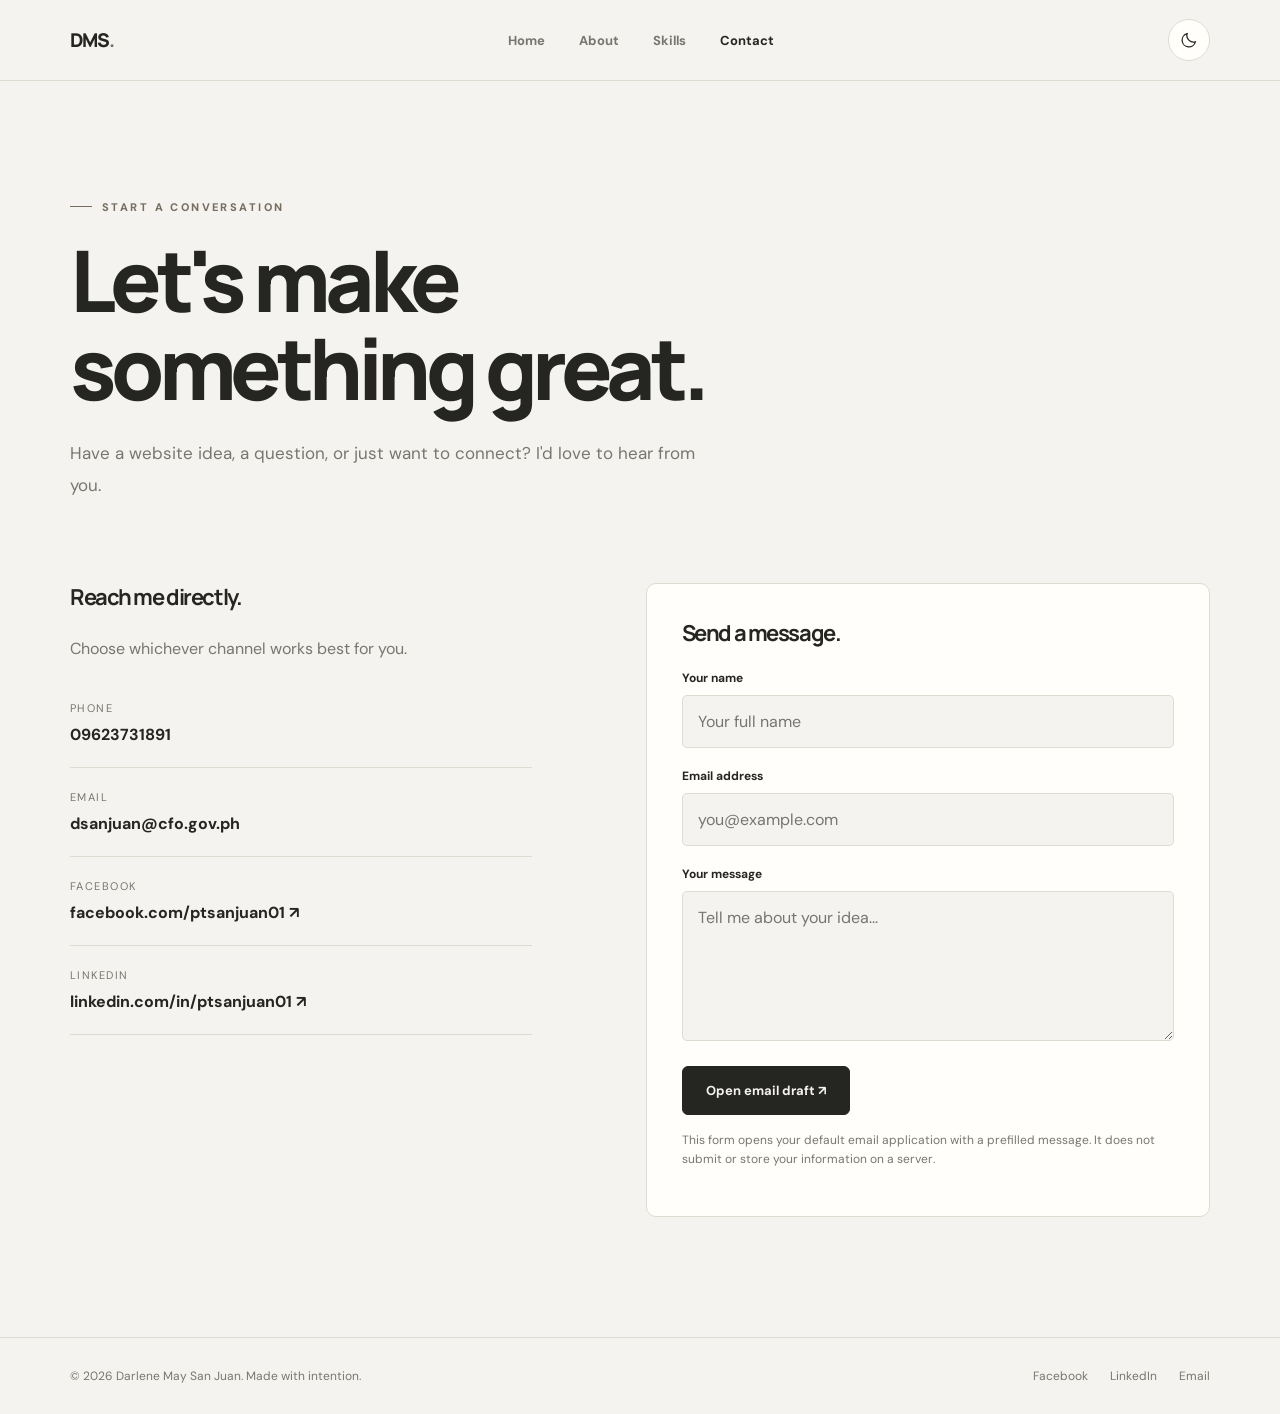
<file: contact.html>
<!DOCTYPE html><html lang="en"><head><meta charset="UTF-8"><meta name="viewport" content="width=device-width, initial-scale=1"><meta name="description" content="Darlene May San Juan — aspiring web developer creating modern websites for businesses and hobbies."><title>Contact | Darlene May San Juan</title><script src="js/theme-init.js"></script><link rel="stylesheet" href="css/style.css"></head><body><header class="site-header"><div class="container nav-wrap"><a class="brand" href="index.html" aria-label="Darlene May San Juan home">DMS<span>.</span></a><nav id="nav-links" class="nav-links" aria-label="Main navigation"><a href="index.html" class="">Home</a><a href="about.html" class="">About</a><a href="skills.html" class="">Skills</a><a href="contact.html" class="active">Contact</a></nav><div class="nav-actions"><button id="theme-toggle" class="icon-button" type="button" aria-label="Toggle light and dark mode" title="Toggle theme"><svg class="moon" viewBox="0 0 24 24" fill="none" stroke="currentColor" stroke-width="1.7"><path d="M20.5 14.5A9 9 0 0 1 9.5 3.5 9 9 0 1 0 20.5 14.5Z"/></svg><svg class="sun" viewBox="0 0 24 24" fill="none" stroke="currentColor" stroke-width="1.7"><circle cx="12" cy="12" r="4"/><path d="M12 2v2m0 16v2M4.93 4.93l1.42 1.42m11.3 11.3 1.42 1.42M2 12h2m16 0h2M4.93 19.07l1.42-1.42m11.3-11.3 1.42-1.42"/></svg></button><button id="menu-toggle" class="icon-button menu-toggle" type="button" aria-label="Toggle navigation" aria-expanded="false" aria-controls="nav-links"><svg viewBox="0 0 24 24" fill="none" stroke="currentColor" stroke-width="1.8"><path d="M4 7h16M4 12h16M4 17h16"/></svg></button></div></div></header><main><div class="container"><div class="page-intro reveal"><span class="eyebrow">Start a conversation</span><h1>Let's make<br>something great.</h1><p class="muted">Have a website idea, a question, or just want to connect? I'd love to hear from you.</p></div><div class="contact-grid"><div class="reveal"><h3>Reach me directly.</h3><p class="muted">Choose whichever channel works best for you.</p><div class="contact-method"><small>Phone</small><a href="tel:+639623731891">09623731891</a></div><div class="contact-method"><small>Email</small><a href="mailto:dsanjuan@cfo.gov.ph">dsanjuan@cfo.gov.ph</a></div><div class="contact-method"><small>Facebook</small><a href="https://www.facebook.com/ptsanjuan01/" target="_blank" rel="noopener noreferrer">facebook.com/ptsanjuan01 ↗</a></div><div class="contact-method"><small>LinkedIn</small><a href="https://www.linkedin.com/in/ptsanjuan01" target="_blank" rel="noopener noreferrer">linkedin.com/in/ptsanjuan01 ↗</a></div></div><div class="contact-form reveal"><h3>Send a message.</h3><form id="contact-form"><div class="field"><label for="name">Your name</label><input id="name" name="name" type="text" placeholder="Your full name" required maxlength="100"></div><div class="field"><label for="email">Email address</label><input id="email" name="email" type="email" placeholder="you@example.com" required maxlength="254"></div><div class="field"><label for="message">Your message</label><textarea id="message" name="message" placeholder="Tell me about your idea..." required maxlength="5000"></textarea></div><button class="btn" type="submit">Open email draft ↗</button><p class="form-note">This form opens your default email application with a prefilled message. It does not submit or store your information on a server.</p></form></div></div></div></main><footer class="footer"><div class="container footer-inner"><span>© <span id="year">2026</span> Darlene May San Juan. Made with intention.</span><div class="footer-links"><a href="https://www.facebook.com/ptsanjuan01/" target="_blank" rel="noopener noreferrer">Facebook</a><a href="https://www.linkedin.com/in/ptsanjuan01" target="_blank" rel="noopener noreferrer">LinkedIn</a><a href="mailto:dsanjuan@cfo.gov.ph">Email</a></div></div></footer><button id="back-to-top" class="back-to-top" type="button" aria-label="Back to top">↑</button><script src="js/main.js" defer></script><script>document.getElementById('year').textContent=new Date().getFullYear()</script></body></html>
</file>
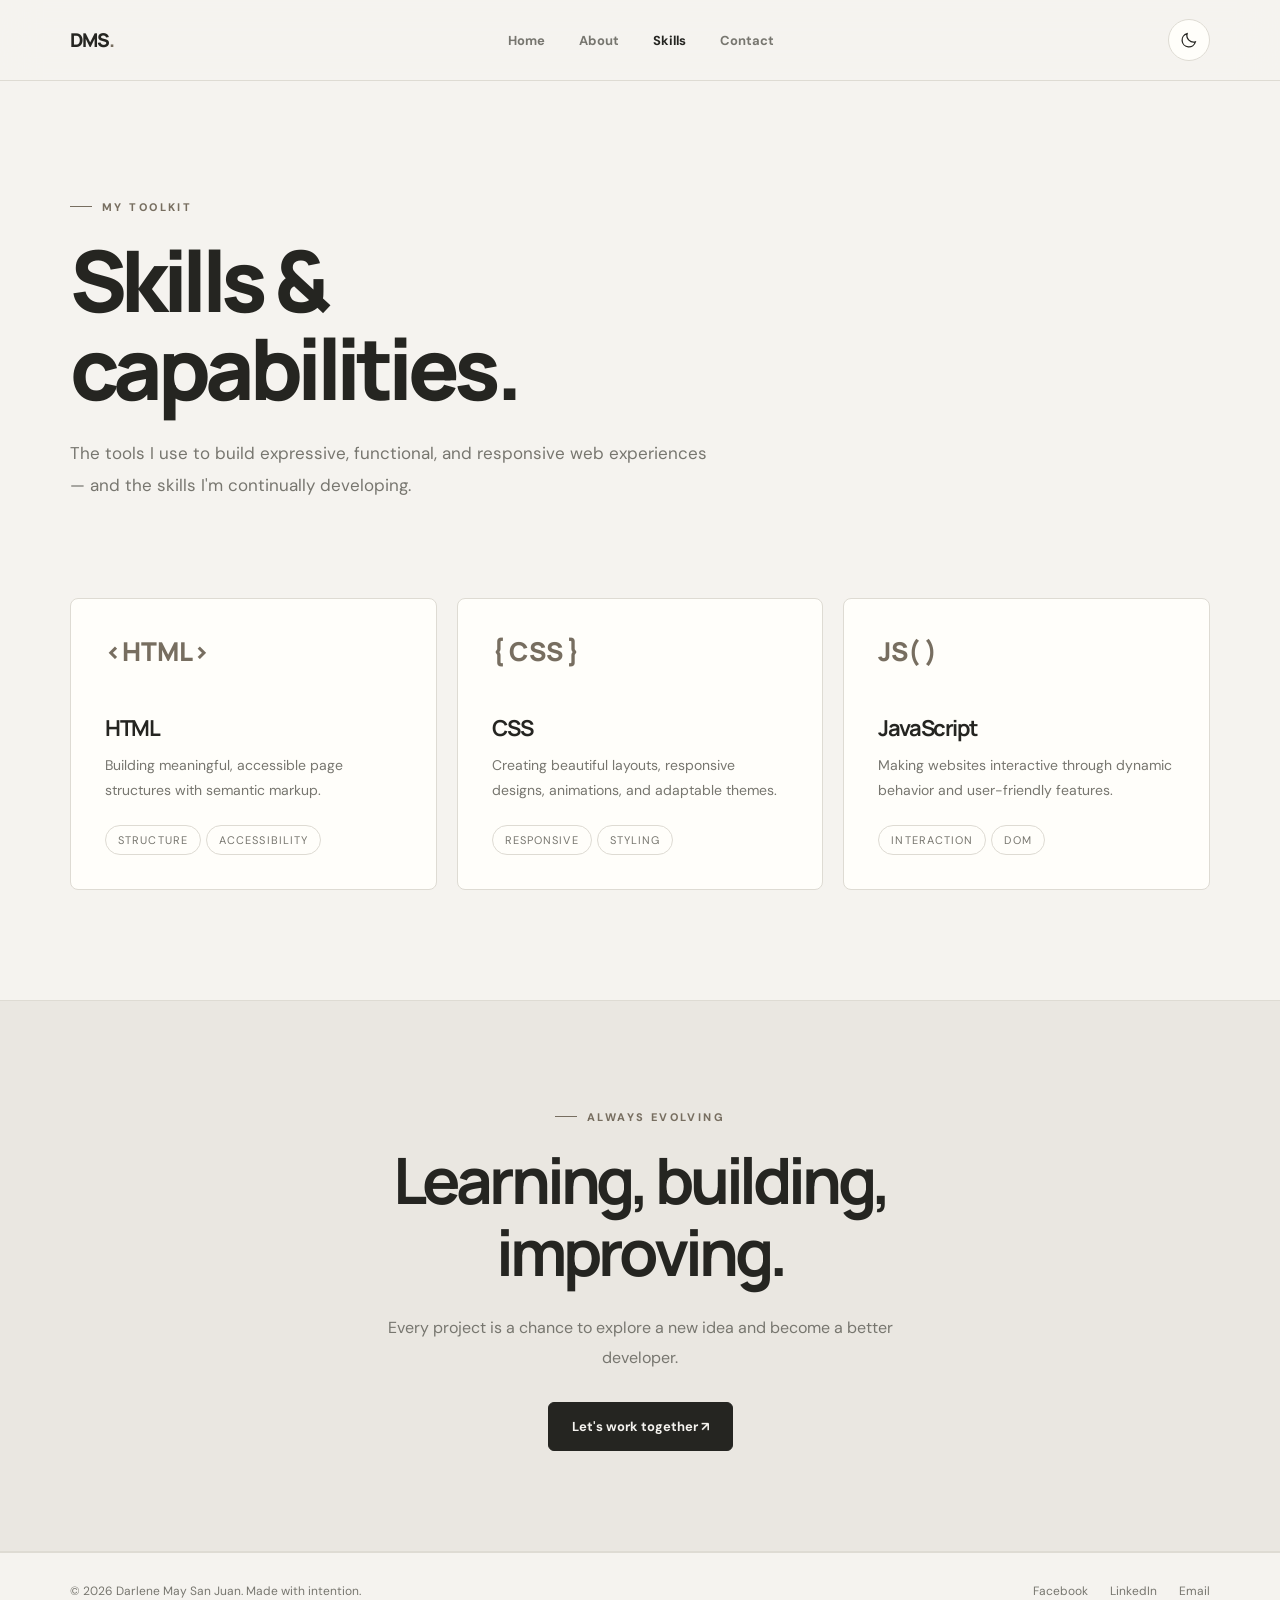
<file: skills.html>
<!DOCTYPE html><html lang="en"><head><meta charset="UTF-8"><meta name="viewport" content="width=device-width, initial-scale=1"><meta name="description" content="Darlene May San Juan — aspiring web developer creating modern websites for businesses and hobbies."><title>Skills | Darlene May San Juan</title><script src="js/theme-init.js"></script><link rel="stylesheet" href="css/style.css"></head><body><header class="site-header"><div class="container nav-wrap"><a class="brand" href="index.html" aria-label="Darlene May San Juan home">DMS<span>.</span></a><nav id="nav-links" class="nav-links" aria-label="Main navigation"><a href="index.html" class="">Home</a><a href="about.html" class="">About</a><a href="skills.html" class="active">Skills</a><a href="contact.html" class="">Contact</a></nav><div class="nav-actions"><button id="theme-toggle" class="icon-button" type="button" aria-label="Toggle light and dark mode" title="Toggle theme"><svg class="moon" viewBox="0 0 24 24" fill="none" stroke="currentColor" stroke-width="1.7"><path d="M20.5 14.5A9 9 0 0 1 9.5 3.5 9 9 0 1 0 20.5 14.5Z"/></svg><svg class="sun" viewBox="0 0 24 24" fill="none" stroke="currentColor" stroke-width="1.7"><circle cx="12" cy="12" r="4"/><path d="M12 2v2m0 16v2M4.93 4.93l1.42 1.42m11.3 11.3 1.42 1.42M2 12h2m16 0h2M4.93 19.07l1.42-1.42m11.3-11.3 1.42-1.42"/></svg></button><button id="menu-toggle" class="icon-button menu-toggle" type="button" aria-label="Toggle navigation" aria-expanded="false" aria-controls="nav-links"><svg viewBox="0 0 24 24" fill="none" stroke="currentColor" stroke-width="1.8"><path d="M4 7h16M4 12h16M4 17h16"/></svg></button></div></div></header><main><div class="container"><div class="page-intro reveal"><span class="eyebrow">My toolkit</span><h1>Skills &<br>capabilities.</h1><p class="muted">The tools I use to build expressive, functional, and responsive web experiences — and the skills I'm continually developing.</p></div><section class="section" style="padding-top:15px"><div class="skills-grid"><article class="skill-card reveal"><div class="skill-icon">&lt;HTML&gt;</div><h3>HTML</h3><p>Building meaningful, accessible page structures with semantic markup.</p><span class="skill-tag">Structure</span><span class="skill-tag">Accessibility</span></article><article class="skill-card reveal"><div class="skill-icon">{ CSS }</div><h3>CSS</h3><p>Creating beautiful layouts, responsive designs, animations, and adaptable themes.</p><span class="skill-tag">Responsive</span><span class="skill-tag">Styling</span></article><article class="skill-card reveal"><div class="skill-icon">JS( )</div><h3>JavaScript</h3><p>Making websites interactive through dynamic behavior and user-friendly features.</p><span class="skill-tag">Interaction</span><span class="skill-tag">DOM</span></article></div></section></div><section class="band cta"><div class="container reveal"><span class="eyebrow">Always evolving</span><h2>Learning, building, improving.</h2><p class="muted">Every project is a chance to explore a new idea and become a better developer.</p><a class="btn" href="contact.html">Let's work together ↗</a></div></section></main><footer class="footer"><div class="container footer-inner"><span>© <span id="year">2026</span> Darlene May San Juan. Made with intention.</span><div class="footer-links"><a href="https://www.facebook.com/ptsanjuan01/" target="_blank" rel="noopener noreferrer">Facebook</a><a href="https://www.linkedin.com/in/ptsanjuan01" target="_blank" rel="noopener noreferrer">LinkedIn</a><a href="mailto:dsanjuan@cfo.gov.ph">Email</a></div></div></footer><button id="back-to-top" class="back-to-top" type="button" aria-label="Back to top">↑</button><script src="js/main.js" defer></script><script>document.getElementById('year').textContent=new Date().getFullYear()</script></body></html>
</file>
<file: css/style.css>
@import url('https://fonts.googleapis.com/css2?family=DM+Sans:wght@400;500;600;700&family=Manrope:wght@400;500;600;700;800&display=swap');
:root{--bg:#f5f3ef;--surface:#fffefa;--surface2:#eae7e1;--text:#252521;--muted:#77766f;--border:#dedbd3;--accent:#776e60;--accent2:#b1a596;--shadow:0 18px 60px rgba(42,39,34,.08);color-scheme:light}html[data-theme=dark]{--bg:#191a19;--surface:#232522;--surface2:#2c2e2a;--text:#f1f0eb;--muted:#b1b0a7;--border:#3b3d37;--accent:#c5b9a8;--accent2:#81796c;--shadow:0 18px 60px rgba(0,0,0,.18);color-scheme:dark}*{box-sizing:border-box}html{scroll-behavior:smooth}body{margin:0;background:var(--bg);color:var(--text);font-family:'DM Sans',sans-serif;transition:background .3s,color .3s}a{color:inherit;text-decoration:none}button,input,textarea{font:inherit}button{cursor:pointer}::selection{background:var(--accent2);color:#fff}.container{width:min(1140px,calc(100% - 48px));margin:auto}.site-header{position:sticky;top:0;z-index:50;background:color-mix(in srgb,var(--bg) 88%,transparent);backdrop-filter:blur(18px);border-bottom:1px solid var(--border)}.nav-wrap{min-height:80px;display:flex;align-items:center;justify-content:space-between;gap:24px}.brand{font:800 19px Manrope,sans-serif;letter-spacing:-.06em}.brand span{color:var(--accent)}.nav-links{display:flex;gap:34px;align-items:center}.nav-links a{font-size:13px;font-weight:700;color:var(--muted);transition:color .2s}.nav-links a:hover,.nav-links a.active{color:var(--text)}.nav-actions{display:flex;align-items:center;gap:12px}.icon-button{width:42px;height:42px;display:grid;place-items:center;border:1px solid var(--border);background:var(--surface);color:var(--text);border-radius:50%;transition:transform .25s,background .25s}.icon-button:hover{transform:translateY(-3px);background:var(--surface2)}.icon-button svg{width:18px;height:18px}.moon,.sun{display:none}html[data-theme=light] .moon,html:not([data-theme]) .moon{display:block}html[data-theme=dark] .sun{display:block}.menu-toggle{display:none}.eyebrow{display:inline-flex;align-items:center;gap:10px;text-transform:uppercase;letter-spacing:.22em;font-size:11px;font-weight:800;color:var(--accent)}.eyebrow:before{content:'';width:22px;height:1px;background:var(--accent)}h1,h2,h3,p{margin-top:0}h1,h2,h3{font-family:Manrope,sans-serif;letter-spacing:-.065em}h1{font-size:clamp(52px,7.5vw,104px);line-height:1.04;margin:22px 0 26px;font-weight:800}h2{font-size:clamp(36px,5vw,64px);line-height:1.13;margin:16px 0 20px}h3{font-size:22px;line-height:1.3}.muted{color:var(--muted);line-height:1.85}.hero{min-height:calc(100svh - 80px);display:grid;grid-template-columns:1.08fr .92fr;gap:7%;align-items:center;padding:70px 0 90px}.hero h1 em{font-style:normal;color:var(--accent)}.hero-desc{font-size:17px;max-width:480px}.hero-actions{display:flex;gap:12px;flex-wrap:wrap;margin-top:32px}.btn{display:inline-flex;align-items:center;justify-content:center;gap:14px;padding:15px 23px;border-radius:6px;border:1px solid var(--text);background:var(--text);color:var(--bg);font-weight:700;font-size:13px;transition:transform .25s,background .25s}.btn:hover{transform:translateY(-4px)}.btn-outline{background:transparent;color:var(--text);border-color:var(--border)}.btn-outline:hover{background:var(--surface2)}.hero-visual{position:relative;min-height:570px}.hero-photo{position:absolute;inset:0 24px 34px 25px;width:calc(100% - 49px);height:calc(100% - 34px);object-fit:cover;filter:saturate(.55);border-radius:190px 190px 10px 10px}.floating-note{position:absolute;right:-8px;bottom:70px;padding:21px 25px;background:var(--surface);box-shadow:var(--shadow);border:1px solid var(--border);border-radius:8px;animation:float 5s ease-in-out infinite}.floating-note strong{display:block;font:800 25px Manrope}.floating-note small{color:var(--muted)}.orbit{position:absolute;left:-18px;top:13%;width:105px;height:105px;border:1px solid var(--accent2);border-radius:50%;display:grid;place-items:center;background:var(--bg);font-size:33px;animation:float 6s ease-in-out infinite reverse}.scroll-hint{display:flex;gap:12px;align-items:center;font-size:11px;letter-spacing:.18em;text-transform:uppercase;font-weight:700;color:var(--muted);margin-top:65px}.scroll-hint:before{content:'';height:1px;width:45px;background:var(--muted)}section.section{padding:110px 0}.section-head{display:flex;justify-content:space-between;align-items:end;gap:35px;margin-bottom:40px}.section-head .muted{max-width:390px}.section-link{font-size:13px;font-weight:800;border-bottom:1px solid var(--text);padding-bottom:6px;white-space:nowrap}.work-grid{display:grid;grid-template-columns:1fr 1fr;gap:25px}.work-card{border:1px solid var(--border);background:var(--surface);padding:13px;border-radius:10px;transition:transform .35s,box-shadow .35s}.work-card:hover{transform:translateY(-8px);box-shadow:var(--shadow)}.work-card img{width:100%;height:310px;object-fit:cover;border-radius:5px;filter:saturate(.7)}.work-meta{display:flex;align-items:center;justify-content:space-between;padding:22px 10px 9px;gap:10px}.work-meta h3{margin:0 0 6px}.work-meta p{font-size:13px;margin:0;color:var(--muted)}.arrow{font-size:24px}.band{background:var(--surface2);border-top:1px solid var(--border);border-bottom:1px solid var(--border)}.feature-grid{display:grid;grid-template-columns:repeat(3,1fr);gap:24px}.feature{padding:28px;border-left:1px solid var(--border)}.feature .num{font-size:12px;color:var(--accent);font-weight:800;letter-spacing:.15em}.feature h3{margin:23px 0 12px}.feature p{font-size:14px;color:var(--muted);line-height:1.8}.cta{padding:100px 0;text-align:center}.cta h2{max-width:730px;margin:20px auto 25px}.cta p{max-width:560px;margin:0 auto 30px}.footer{border-top:1px solid var(--border);padding:30px 0}.footer-inner{display:flex;justify-content:space-between;gap:20px;align-items:center;font-size:12px;color:var(--muted)}.footer-links{display:flex;gap:22px}.page-intro{padding:110px 0 65px;max-width:850px}.page-intro h1{font-size:clamp(54px,7vw,85px)}.page-intro .muted{max-width:650px;font-size:17px}.split{display:grid;grid-template-columns:1fr 1fr;gap:9%;align-items:center}.about-image{width:100%;height:530px;object-fit:cover;border-radius:8px;filter:saturate(.65)}.body-copy p{line-height:1.95;color:var(--muted)}.stat-row{display:flex;gap:35px;margin-top:30px}.stat-row strong{font:800 32px Manrope;display:block}.stat-row small{color:var(--muted)}.skills-grid{display:grid;grid-template-columns:repeat(3,1fr);gap:20px}.skill-card{border:1px solid var(--border);background:var(--surface);border-radius:8px;padding:34px;transition:transform .25s}.skill-card:hover{transform:translateY(-5px)}.skill-icon{font:800 26px Manrope;color:var(--accent);margin-bottom:45px}.skill-card h3{margin-bottom:10px}.skill-card p{color:var(--muted);font-size:14px;line-height:1.8}.skill-tag{display:inline-block;font-size:11px;text-transform:uppercase;letter-spacing:.1em;border:1px solid var(--border);border-radius:30px;padding:7px 12px;margin:8px 5px 0 0;color:var(--muted)}.contact-grid{display:grid;grid-template-columns:.9fr 1.1fr;gap:10%;padding-bottom:120px}.contact-method{border-bottom:1px solid var(--border);padding:22px 0}.contact-method small{display:block;color:var(--muted);margin-bottom:9px;text-transform:uppercase;letter-spacing:.13em;font-size:11px}.contact-method a{font-weight:700;overflow-wrap:anywhere}.contact-method a:hover{text-decoration:underline}.contact-form{background:var(--surface);padding:35px;border:1px solid var(--border);border-radius:10px}.field{margin-bottom:20px}.field label{display:block;font-size:12px;font-weight:700;margin-bottom:9px}.field input,.field textarea{width:100%;padding:15px;background:var(--bg);color:var(--text);border:1px solid var(--border);border-radius:5px;outline:none}.field input:focus,.field textarea:focus{border-color:var(--accent)}.field textarea{resize:vertical;min-height:150px}.form-note{font-size:12px;color:var(--muted);line-height:1.6;margin-top:16px}.back-to-top{position:fixed;bottom:25px;right:25px;width:46px;height:46px;border-radius:50%;border:1px solid var(--border);background:var(--text);color:var(--bg);font-size:20px;z-index:40;opacity:0;pointer-events:none;transform:translateY(12px);transition:all .25s}.back-to-top.show{opacity:1;pointer-events:auto;transform:translateY(0)}.reveal{opacity:0;transform:translateY(35px);transition:opacity .8s ease,transform .8s ease}.reveal.visible{opacity:1;transform:translateY(0)}@keyframes float{0%,100%{transform:translateY(0)}50%{transform:translateY(-13px)}}@media(max-width:850px){.hero{grid-template-columns:1fr;gap:35px;padding-top:70px}.hero-visual{min-height:490px;max-width:570px;width:100%;margin:auto}.nav-links{position:absolute;top:80px;left:0;right:0;background:var(--surface);border-bottom:1px solid var(--border);padding:25px;display:none;flex-direction:column;align-items:flex-start}.nav-links.open{display:flex}.menu-toggle{display:grid}.section-head{align-items:start;flex-direction:column}.split,.contact-grid{grid-template-columns:1fr;gap:40px}.skills-grid{grid-template-columns:repeat(2,1fr)}}@media(max-width:600px){.container{width:min(100% - 36px,1140px)}.nav-wrap{min-height:70px}.nav-links{top:70px}.hero{min-height:auto;padding:60px 0 65px}.hero-visual{min-height:390px}.hero-photo{inset:0 14px 25px;width:calc(100% - 28px);height:calc(100% - 25px)}.orbit{left:0;width:70px;height:70px;font-size:25px}.floating-note{right:0;bottom:40px;padding:13px 16px}.scroll-hint{margin-top:38px}section.section{padding:75px 0}.work-grid,.feature-grid,.skills-grid{grid-template-columns:1fr}.work-card img{height:230px}.feature{padding:15px 0 15px 22px}.page-intro{padding:75px 0 35px}.about-image{height:350px}.contact-grid{padding-bottom:70px}.contact-form{padding:22px}.footer-inner{flex-direction:column;align-items:flex-start}.cta{padding:75px 0}}@media(prefers-reduced-motion:reduce){*,*:before,*:after{animation:none!important;scroll-behavior:auto!important;transition:none!important}.reveal{opacity:1;transform:none}}
</file>
